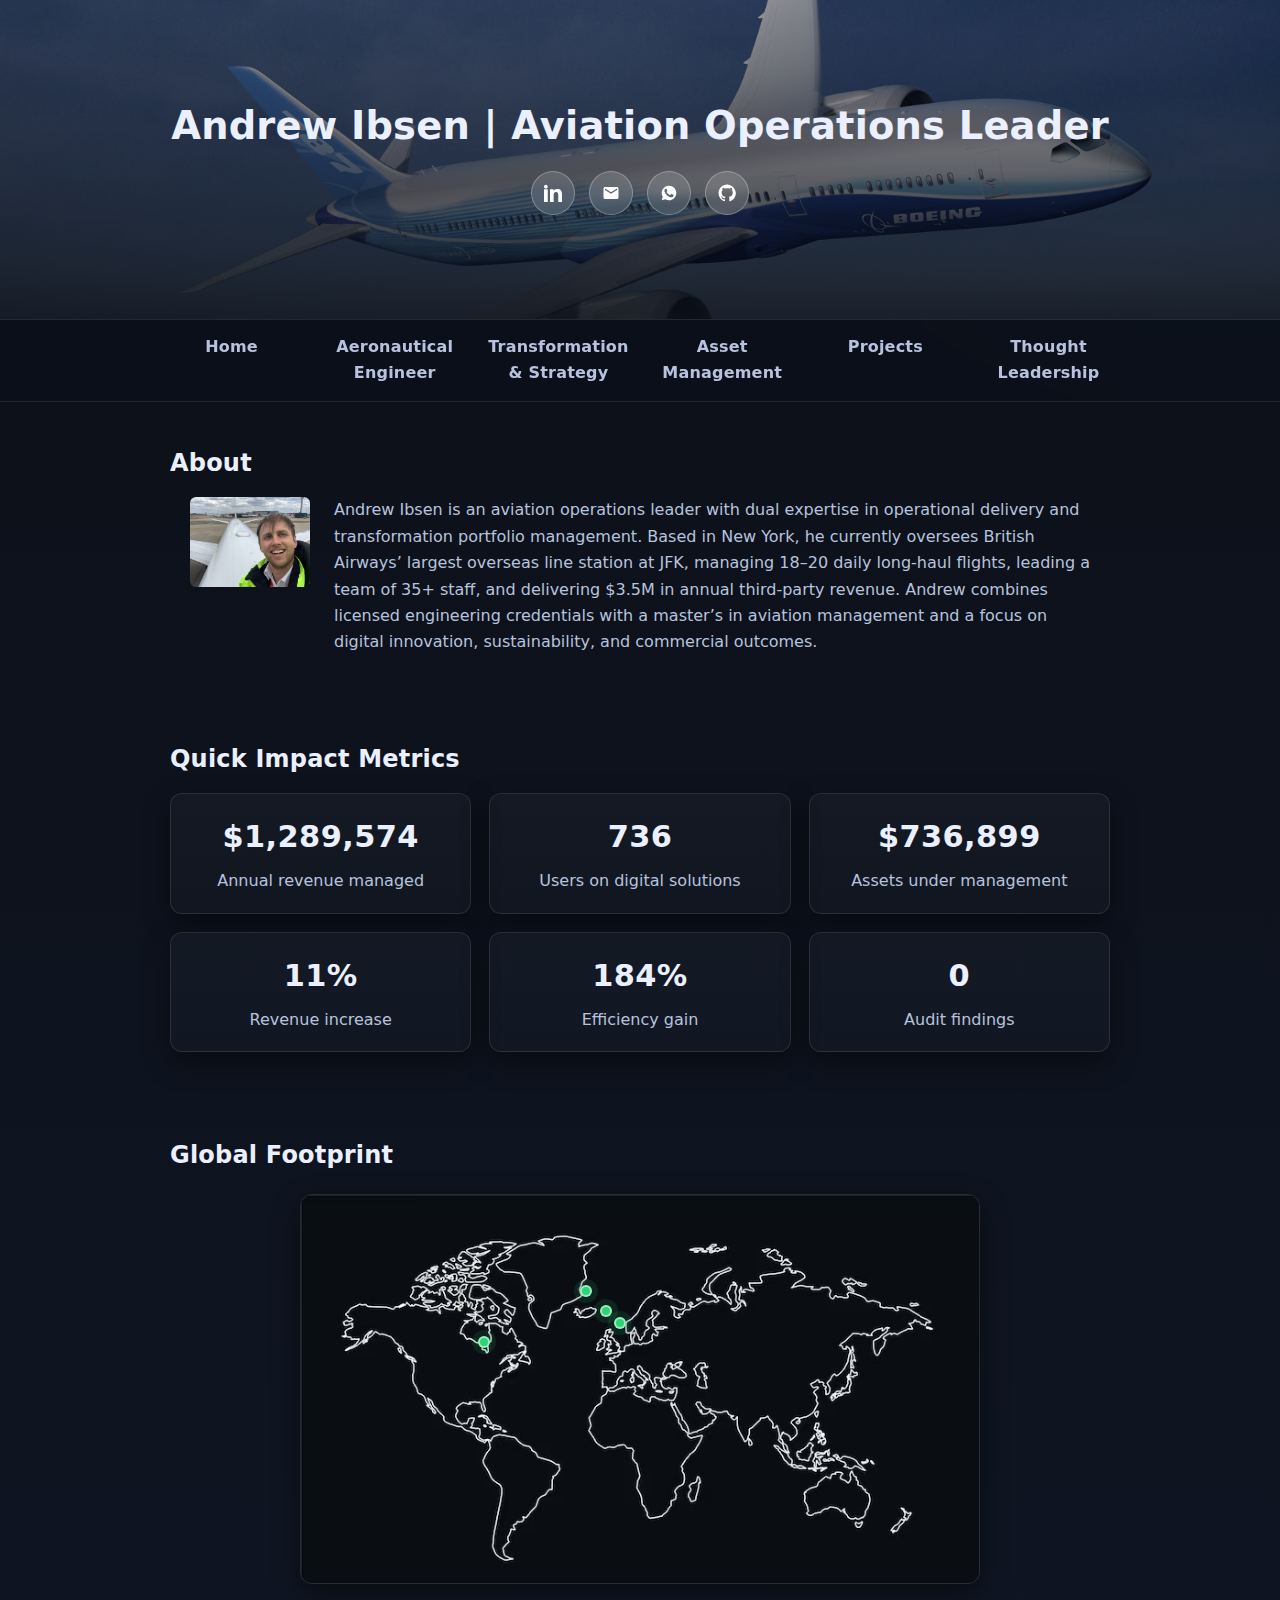
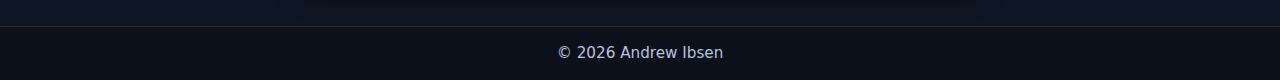
<file: index.html>
<!DOCTYPE html>
<html lang="en">
<head>
  <meta charset="UTF-8">
  <meta name="viewport" content="width=device-width, initial-scale=1.0">
  <title>Andrew Ibsen | Aviation Portfolio</title>
  <link rel="stylesheet" href="style.css">
</head>
<body>
 <header class="hero">
    <img src="assets/images/B787.jpg" alt="B787">
    <div class="hero-overlay">
      <h1>Andrew Ibsen | Aviation Operations Leader</h1>

      <div class="hero-actions" role="navigation" aria-label="Primary actions"> <a class="hero-action linkedin" href="https://www.linkedin.com/in/andrew-ibsen/" target="_blank" rel="noopener noreferrer" aria-label="LinkedIn"></a> <a class="hero-action email" href="mailto:andrewibsen@gmail.com" target="_blank" rel="noopener noreferrer" aria-label="Email"></a> <a class="hero-action whatsapp" href="https://wa.me/3547761277" target="_blank" rel="noopener noreferrer" aria-label="WhatsApp"></a> <a class="hero-action github" href="https://www.github.com/andrew-ibsen" target="_blank" rel="noopener noreferrer" aria-label="GitHub"></a> </div>
      
     </p>
    </div>
  </header>

  <nav>
    <ul>
      <li><a href="index.html">Home</a></li>
      <li><a href="engineer.html">Aeronautical Engineer</a></li>
      <li><a href="transformation.html">Transformation & Strategy</a></li>
      <li><a href="assetmanagement.html">Asset Management</a></li>
      <li><a href="projects.html">Projects</a></li>
      <li><a href="thoughtleadership.html">Thought Leadership</a></li>
    </ul>
  </nav>

  <main>
    <section id="summary"> <h2>About</h2> <div style=" display:flex; align-items:flex-start; gap:24px; max-width:900px; margin:0 auto; "> <img src="assets/images/ME.jpg" alt="Andrew Ibsen" style=" width:120px; height:auto; border-radius:6px; flex-shrink:0; ">
   <p style="margin:0;">
  Andrew Ibsen is an aviation operations leader with dual expertise in operational delivery and transformation portfolio management. Based in New York, he currently oversees British Airways’ largest overseas line station at JFK, managing 18–20 daily long-haul flights, leading a team of 35+ staff, and delivering $3.5M in annual third-party revenue. Andrew combines licensed engineering credentials with a master’s in aviation management and a focus on digital innovation, sustainability, and commercial outcomes.
</p>
   </div> </section>  
    </section>
    <section id="impact-metrics">
      <h2>Quick Impact Metrics</h2>
      <div class="metrics">
        <div class="metric"><span class="counter" data-target="3500000">$0</span><p>Annual revenue managed</p></div>
        <div class="metric"><span class="counter" data-target="2000">0</span><p>Users on digital solutions</p></div>
        <div class="metric"><span class="counter" data-target="2000000">$0</span><p>Assets under management</p></div>
        <div class="metric"><span class="counter" data-target="30">0%</span><p>Revenue increase</p></div>
        <div class="metric"><span class="counter" data-target="500">0%</span><p>Efficiency gain</p></div>
        <div class="metric"><span class="counter" data-target="0">0</span><p>Audit findings</p></div>
      </div>
    </section>
    <section id="map">
  <h2>Global Footprint</h2>
  <div class="map-container" id="mapContainer">
    <img id="worldMap" src="assets/images/worldmap.avif" alt="World Map">
    <div class="map-overlay" id="mapOverlay"></div>
    <div class="map-tooltip" id="mapTooltip"></div>
  </div>
</section>
  </main>
  <footer>
    <p>© 2026 Andrew Ibsen</p>
  </footer>

  <script src="script.js"></script>
</body>
</html>
</file>
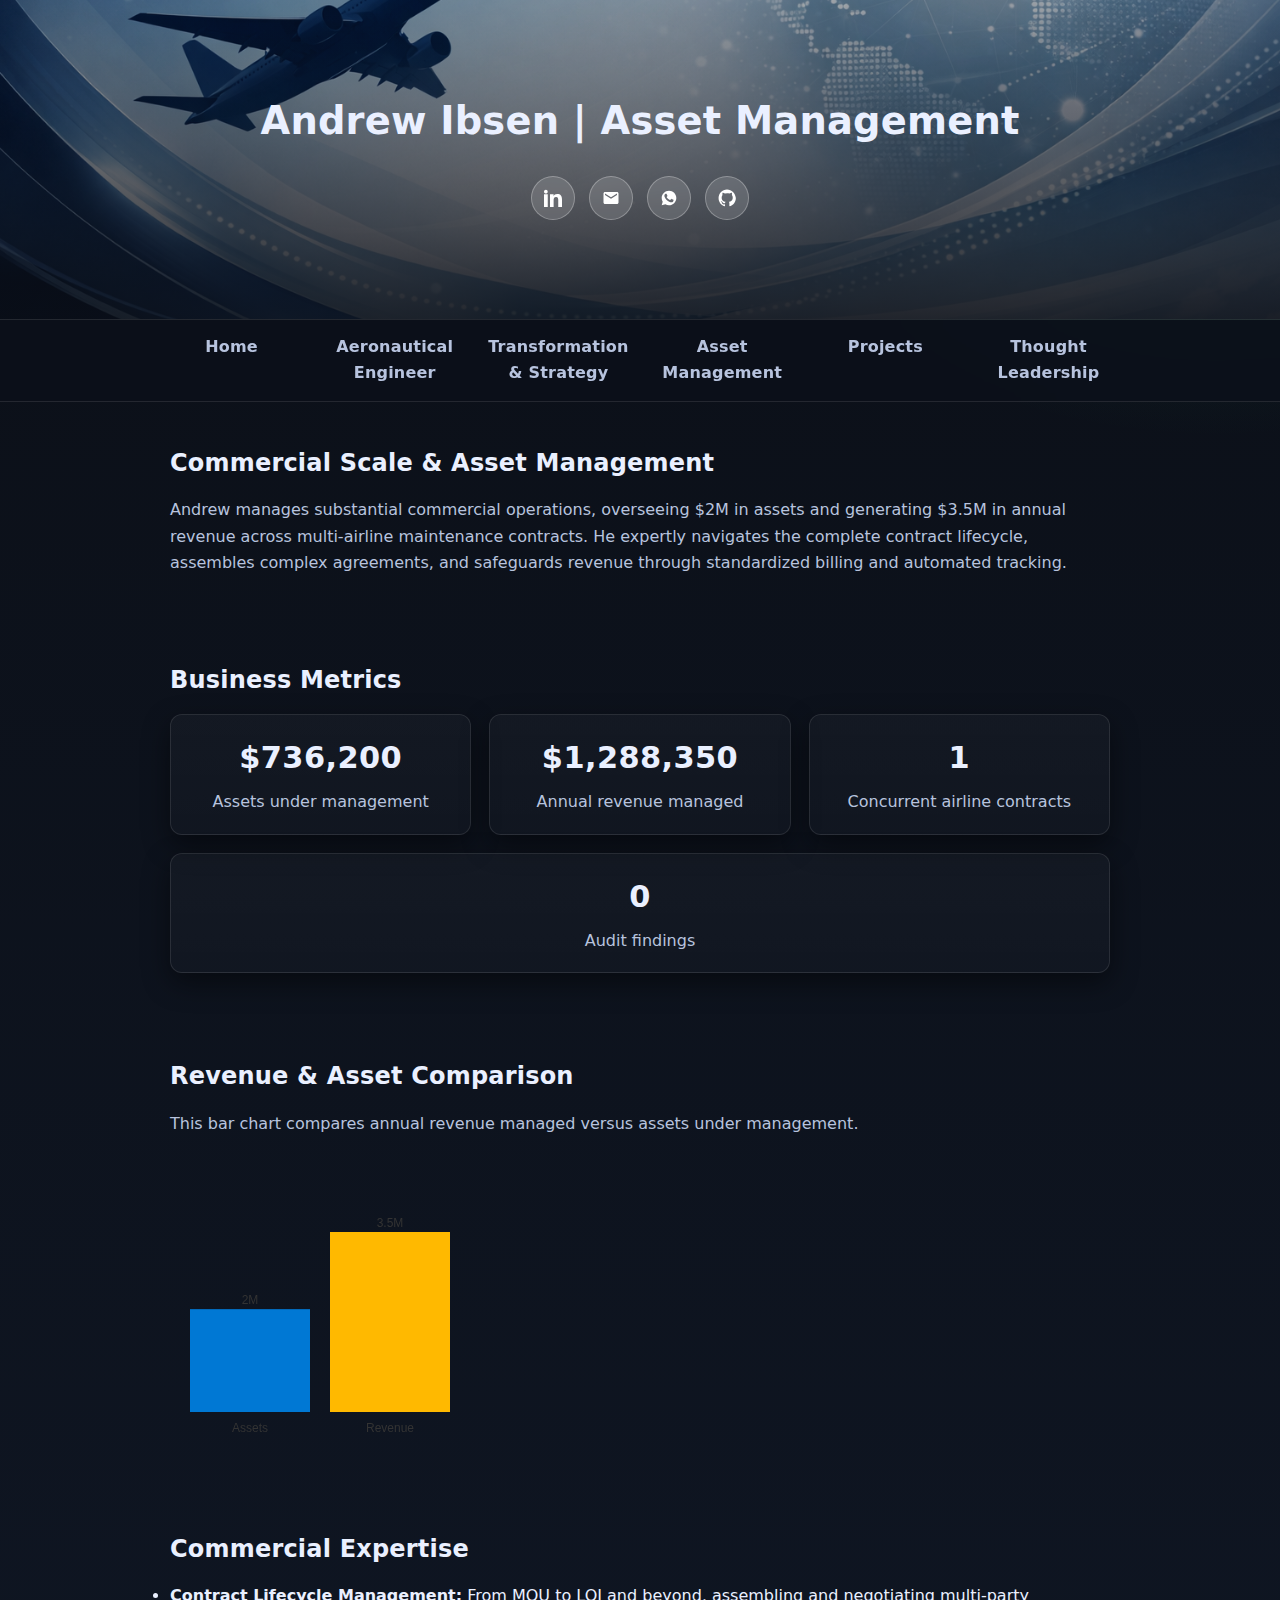
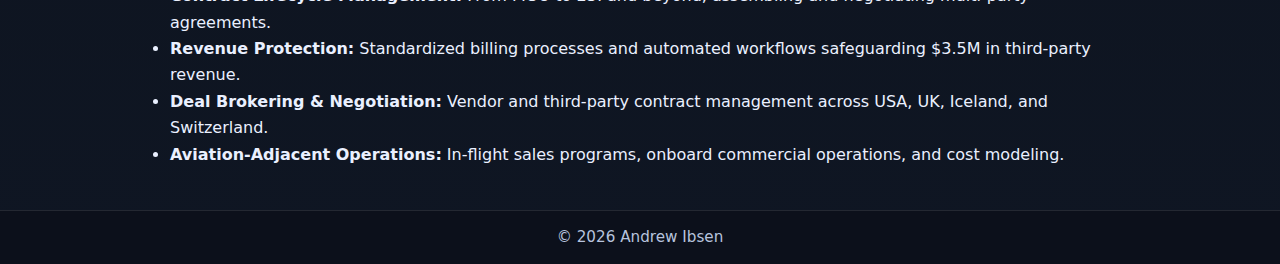
<file: assetmanagement.html>
<!DOCTYPE html>
<html lang="en">
<head>
  <meta charset="UTF-8">
  <meta name="viewport" content="width=device-width, initial-scale=1.0">
  <title>Andrew Ibsen | Asset Management</title>
  <link rel="stylesheet" href="style.css">
</head>
<body>
  <header class="hero">
    <img src="assets/images/hero.png" alt="Hero background">
    <div class="hero-overlay">
      <h1>Andrew Ibsen | Asset Management</h1>
      <p>
      <div class="hero-actions" role="navigation" aria-label="Primary actions"> <a class="hero-action linkedin" href="https://www.linkedin.com/in/andrew-ibsen/" target="_blank" rel="noopener noreferrer" aria-label="LinkedIn"></a> <a class="hero-action email" href="mailto:andrewibsen@gmail.com" target="_blank" rel="noopener noreferrer" aria-label="Email"></a> <a class="hero-action whatsapp" href="https://wa.me/3547761277" target="_blank" rel="noopener noreferrer" aria-label="WhatsApp"></a> <a class="hero-action github" href="https://www.github.com/andrew-ibsen" target="_blank" rel="noopener noreferrer" aria-label="GitHub"></a> 
      </div>
    </p>
    </div>
  </header>
  <nav>
    <ul>
      <li><a href="index.html">Home</a></li>
      <li><a href="engineer.html">Aeronautical Engineer</a></li>
      <li><a href="transformation.html">Transformation & Strategy</a></li>
      <li><a href="assetmanagement.html">Asset Management</a></li>
      <li><a href="projects.html">Projects</a></li>
      <li><a href="thoughtleadership.html">Thought Leadership</a></li>
    </ul>
  </nav>
  <main>
    <section>
      <h2>Commercial Scale & Asset Management</h2>
      <p>Andrew manages substantial commercial operations, overseeing $2M in assets and generating $3.5M in annual revenue across multi‑airline maintenance contracts. He expertly navigates the complete contract lifecycle, assembles complex agreements, and safeguards revenue through standardized billing and automated tracking.</p>
    </section>
    <section id="business-metrics">
      <h2>Business Metrics</h2>
      <div class="metrics">
        <div class="metric"><span class="counter" data-target="2000000">$0</span><p>Assets under management</p></div>
        <div class="metric"><span class="counter" data-target="3500000">$0</span><p>Annual revenue managed</p></div>
        <div class="metric"><span class="counter" data-target="5">0+</span><p>Concurrent airline contracts</p></div>
        <div class="metric"><span class="counter" data-target="0">0</span><p>Audit findings</p></div>
      </div>
    </section>
    <section id="business-chart">
      <h2>Revenue & Asset Comparison</h2>
      <p>This bar chart compares annual revenue managed versus assets under management.</p>
      <canvas id="businessChart"></canvas>
    </section>
    <section>
      <h2>Commercial Expertise</h2>
      <ul>
        <li><strong>Contract Lifecycle Management:</strong> From MOU to LOI and beyond, assembling and negotiating multi‑party agreements.</li>
        <li><strong>Revenue Protection:</strong> Standardized billing processes and automated workflows safeguarding $3.5M in third‑party revenue.</li>
        <li><strong>Deal Brokering & Negotiation:</strong> Vendor and third‑party contract management across USA, UK, Iceland, and Switzerland.</li>
        <li><strong>Aviation‑Adjacent Operations:</strong> In‑flight sales programs, onboard commercial operations, and cost modeling.</li>
      </ul>
    </section>
  </main>
  <footer>
    <p>© 2026 Andrew Ibsen</p>
  </footer>
  <script src="script.js"></script>
  <script>
    // Draw business chart comparing revenue and assets
    document.addEventListener('DOMContentLoaded', () => {
      const canvas = document.getElementById('businessChart');
      if (canvas) {
        canvas.width = canvas.offsetWidth;
        canvas.height = 300;
        const labels = ['Assets','Revenue'];
        const values = [2.0, 3.5];
        const colors = ['#0078D4','#FFB900'];
        drawBarChart('businessChart', labels, values, colors);
      }
    });
  </script>
</body>
</html>
</file>
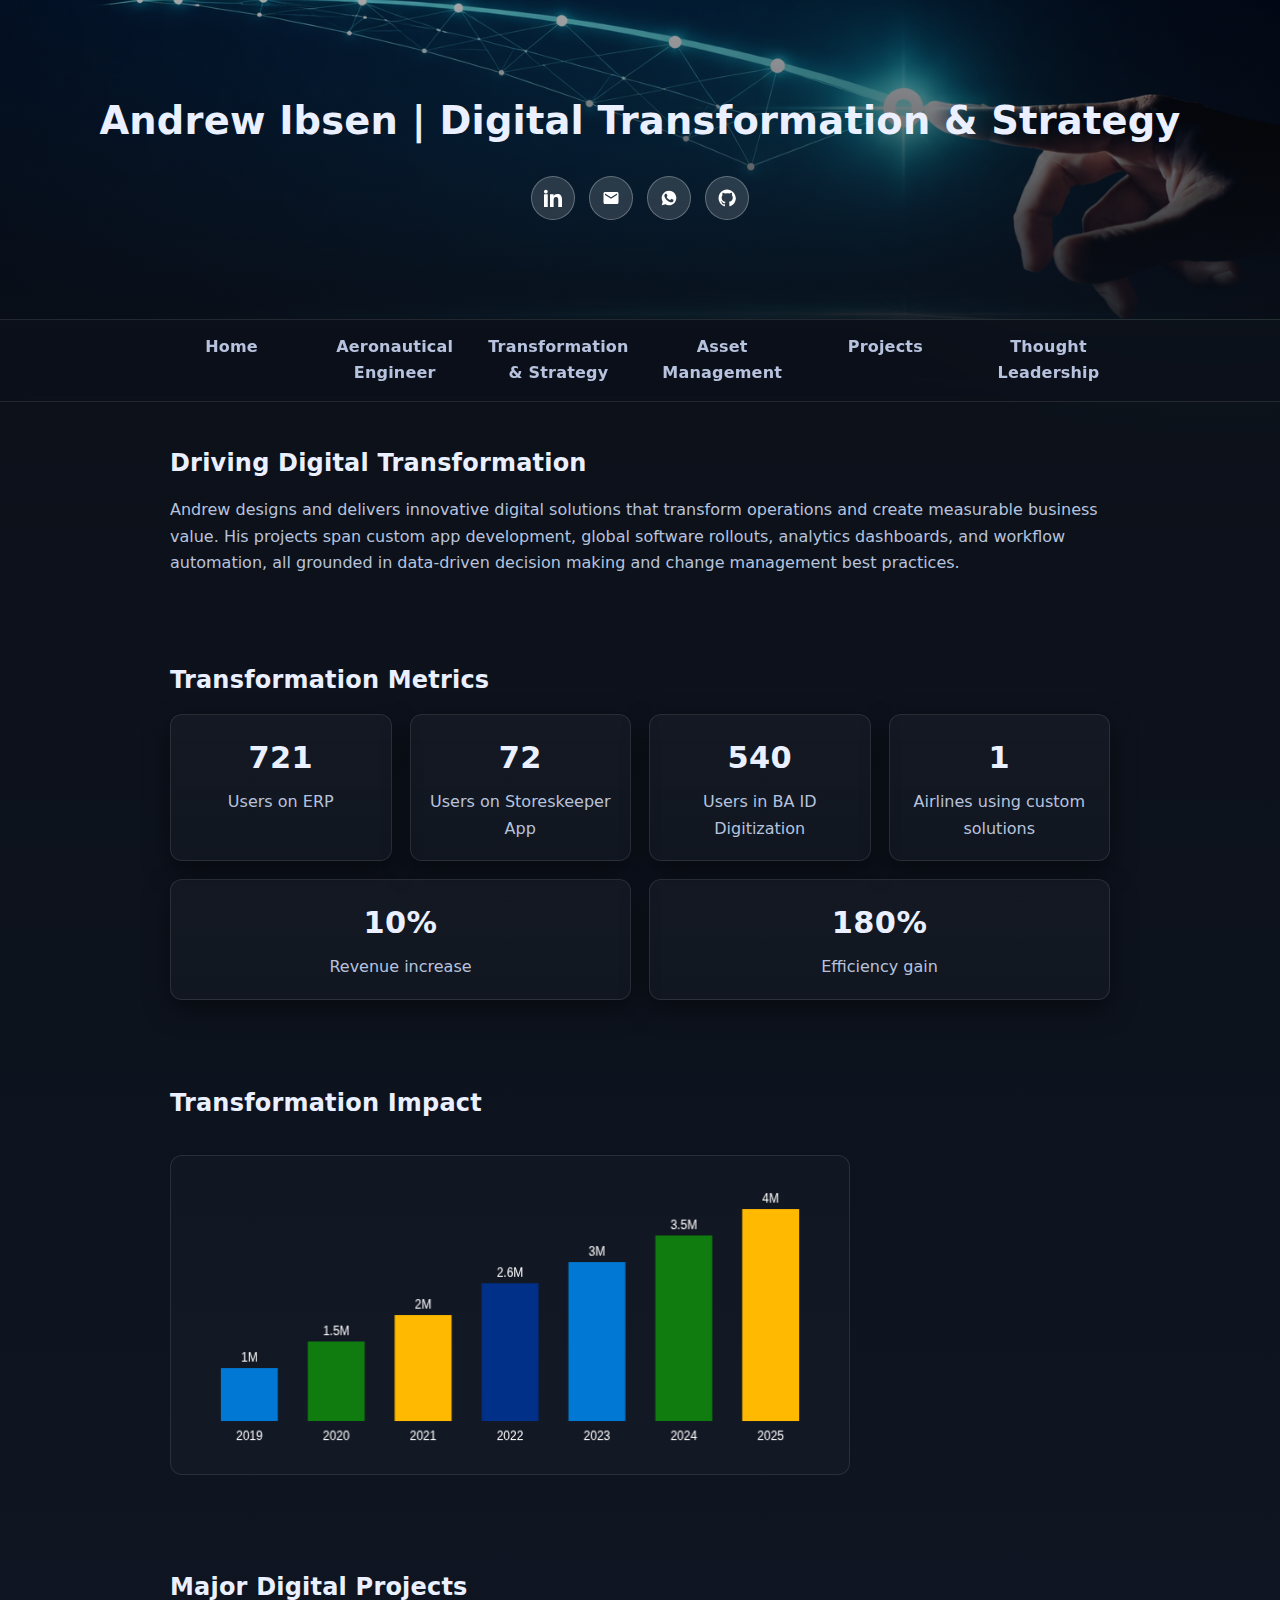
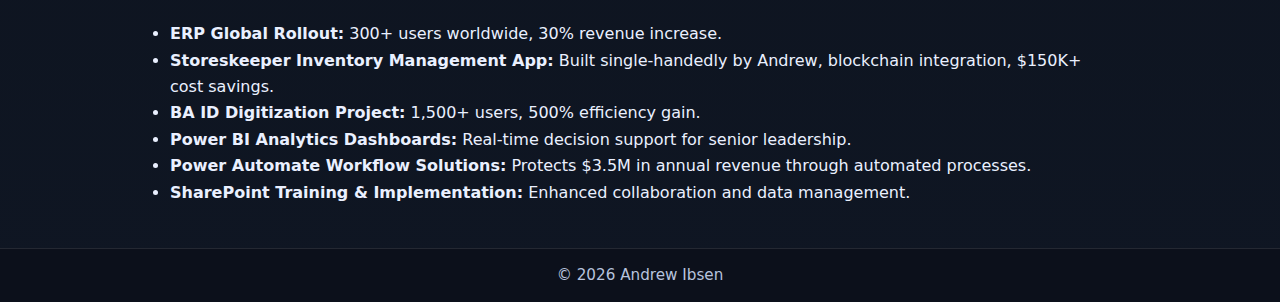
<file: transformation.html>
<!DOCTYPE html>
<html lang="en">
<head>
  <meta charset="UTF-8">
  <meta name="viewport" content="width=device-width, initial-scale=1.0">
  <title>Andrew Ibsen | Digital Transformation & Strategy</title>
  <link rel="stylesheet" href="style.css">
</head>
<body>

  <header class="hero">
    <img src="assets/images/Davinci_AI_Aviation.png" alt="Davinci Aviation">
    <div class="hero-overlay">
      <h1>Andrew Ibsen | Digital Transformation & Strategy</h1>
      <p><div class="hero-actions" role="navigation" aria-label="Primary actions"> <a class="hero-action linkedin" href="https://www.linkedin.com/in/andrew-ibsen/" target="_blank" rel="noopener noreferrer" aria-label="LinkedIn"></a> <a class="hero-action email" href="mailto:andrewibsen@gmail.com" target="_blank" rel="noopener noreferrer" aria-label="Email"></a> <a class="hero-action whatsapp" href="https://wa.me/3547761277" target="_blank" rel="noopener noreferrer" aria-label="WhatsApp"></a> <a class="hero-action github" href="https://www.github.com/andrew-ibsen" target="_blank" rel="noopener noreferrer" aria-label="GitHub"></a> </div></p>
    </div>
  </header>

  <nav>
    <ul>
      <li><a href="index.html">Home</a></li>
      <li><a href="engineer.html">Aeronautical Engineer</a></li>
      <li><a href="transformation.html">Transformation & Strategy</a></li>
      <li><a href="assetmanagement.html">Asset Management</a></li>
      <li><a href="projects.html">Projects</a></li>
      <li><a href="thoughtleadership.html">Thought Leadership</a></li>
    </ul>
  </nav>
  <main>
    <section>
      <h2>Driving Digital Transformation</h2>
      <p>Andrew designs and delivers innovative digital solutions that transform operations and create measurable business value. His projects span custom app development, global software rollouts, analytics dashboards, and workflow automation, all grounded in data-driven decision making and change management best practices.</p>
    </section>

    <section id="tech-metrics">
      <h2>Transformation Metrics</h2>
      <div class="metrics">
        <div class="metric"><span class="counter" data-target="2000">0</span><p>Users on ERP</p></div>
        <div class="metric"><span class="counter" data-target="200">0</span><p>Users on Storeskeeper App</p></div>
        <div class="metric"><span class="counter" data-target="1500">0</span><p>Users in BA ID Digitization</p></div>
        <div class="metric"><span class="counter" data-target="5">0</span><p>Airlines using custom solutions</p></div>
        <div class="metric"><span class="counter" data-target="30">0%</span><p>Revenue increase</p></div>
        <div class="metric"><span class="counter" data-target="500">0%</span><p>Efficiency gain</p></div>
      </div>
    </section>
        <section id="charts">
      <h2>Transformation Impact</h2>
      <canvas id="revenueChart"></canvas>
    </section>
    <section>
      <h2>Major Digital Projects</h2>
      <ul>
        <li><strong>ERP Global Rollout:</strong> 300+ users worldwide, 30% revenue increase.</li>
        <li><strong>Storeskeeper Inventory Management App:</strong> Built single-handedly by Andrew, blockchain integration, $150K+ cost savings.</li>
        <li><strong>BA ID Digitization Project:</strong> 1,500+ users, 500% efficiency gain.</li>
        <li><strong>Power BI Analytics Dashboards:</strong> Real-time decision support for senior leadership.</li>
        <li><strong>Power Automate Workflow Solutions:</strong> Protects $3.5M in annual revenue through automated processes.</li>
        <li><strong>SharePoint Training & Implementation:</strong> Enhanced collaboration and data management.</li>
      </ul>
    </section>
  </main>

  <footer>
    <p>© 2026 Andrew Ibsen</p>
  </footer>

  <script src="script.js"></script>

  <script>
    function drawBarChart(canvasId, labels, values, colors) {
      const canvas = document.getElementById(canvasId);
      const ctx = canvas.getContext('2d');

      const padding = 50;
      const chartWidth = canvas.width - padding * 2;
      const chartHeight = canvas.height - padding * 2;

      const maxValue = Math.max(...values);

      const barGap = 30;
      const barWidth = (chartWidth - barGap * (values.length - 1)) / values.length;

      ctx.clearRect(0, 0, canvas.width, canvas.height);

      values.forEach((value, index) => {
        const barHeight = (value / maxValue) * chartHeight;
        const x = padding + index * (barWidth + barGap);
        const y = canvas.height - padding - barHeight;

        ctx.fillStyle = colors[index];
        ctx.fillRect(x, y, barWidth, barHeight);

        ctx.fillStyle = '#ffffff';
        ctx.font = '12px Arial';
        ctx.textAlign = 'center';

        ctx.fillText(value + 'M', x + barWidth / 2, y - 6);
        ctx.fillText(labels[index], x + barWidth / 2, canvas.height - padding + 18);
      });
    }

    function sizeCanvasToCSS(canvas) {
      const cssWidth = canvas.getBoundingClientRect().width;
      const cssHeight = canvas.getBoundingClientRect().height;
      canvas.width = Math.round(cssWidth);
      canvas.height = Math.round(cssHeight);
    }

    document.addEventListener('DOMContentLoaded', () => {
      const canvas = document.getElementById('techChart');
      if (!canvas) return;

      const labels = ['ERP','Storeskeeper','BA ID','Dashboards','Workflows'];
      const values = [500, 300, 200, 100, 50];
      const colors = ['#0078D4','#107C10','#FFB900','#003087','#0078D4'];

      sizeCanvasToCSS(canvas);
      drawBarChart('techChart', labels, values, colors);

      window.addEventListener('resize', () => {
        sizeCanvasToCSS(canvas);
        drawBarChart('techChart', labels, values, colors);
      });
    });
  </script>

</body>
</html>
</file>
<file: style.css>
/* Dark executive theme for your site. Drop-in replacement for your current CSS. */

:root {
  color-scheme: dark;

  /* Brand */
  --primary: #2f6df6;
  --primary-2: #1e4fd6;

  /* Surfaces */
  --bg: #0b0f17;
  --bg-2: #0f1623;
  --surface: #121a28;
  --surface-2: #162033;

  /* Text */
  --text: #eaf0ff;
  --muted: #b7c3de;
  --muted-2: #8fa1c7;

  /* Lines and effects */
  --border: rgba(255, 255, 255, 0.10);
  --shadow: 0 10px 28px rgba(0, 0, 0, 0.45);

  /* Accents */
  --accent: #2f6df6;
  --success: #2bd576;
  --warn: #f7c948;
  --danger: #ff5a6b;

  /* Layout */
  --radius: 12px;
  --radius-sm: 10px;
  --max: 980px;
}

/* Reset and base */
* {
  box-sizing: border-box;
  margin: 0;
  padding: 0;
}

html {
  font-size: 16px;
  scroll-behavior: smooth;
}

body {
  margin: 0;
  font-family: "Segoe UI", system-ui, -apple-system, Arial, sans-serif;
  line-height: 1.65;
  color: var(--text);
  background: radial-gradient(900px 500px at 25% 0%, rgba(47, 109, 246, 0.18), rgba(47, 109, 246, 0) 55%),
              radial-gradient(700px 420px at 95% 10%, rgba(43, 213, 118, 0.10), rgba(43, 213, 118, 0) 60%),
              linear-gradient(180deg, var(--bg), var(--bg-2));
}

img {
  max-width: 100%;
  height: auto;
  display: block;
}

a {
  color: var(--text);
  text-decoration: none;
}

a:hover {
  color: var(--text);
  text-decoration: underline;
}

/* Focus for keyboard navigation */
:focus-visible {
  outline: 2px solid rgba(47, 109, 246, 0.9);
  outline-offset: 3px;
  border-radius: 8px;
}

/* Nav */
nav {
  position: sticky;
  top: 0;
  z-index: 10;
  background: rgba(12, 16, 25, 0.78);
  backdrop-filter: blur(10px);
  border-bottom: 1px solid var(--border);
}

nav ul {
  display: flex;
  list-style: none;
  margin: 0;
  padding: 0;
  max-width: var(--max);
  margin-left: auto;
  margin-right: auto;
}

nav li {
  flex: 1;
  text-align: center;
}

nav a {
  display: block;
  padding: 14px 12px;
  color: var(--muted);
  font-weight: 700;
  letter-spacing: 0.2px;
  transition: background 0.2s, color 0.2s;
}

nav a:hover {
  background: rgba(47, 109, 246, 0.18);
  color: var(--text);
  text-decoration: none;
}

/* Hero */
.hero {
  position: relative;
  height: 320px;
  overflow: hidden;
  border-bottom: 1px solid var(--border);
}

.hero img {
  width: 100%;
  height: 100%;
  object-fit: cover;
  filter: saturate(0.9) contrast(1.05) brightness(0.85);
  transform: scale(1.02);
}

.hero-overlay {
  position: absolute;
  inset: 0;
  background: linear-gradient(180deg, rgba(10, 14, 22, 0.25), rgba(10, 14, 22, 0.88));
  display: flex;
  flex-direction: column;
  justify-content: center;
  align-items: center;
  text-align: center;
  padding: 0 16px;
}

.hero-overlay h1 {
  font-size: clamp(1.9rem, 3vw, 2.6rem);
  margin: 0;
  color: var(--text);
  letter-spacing: 0.2px;
}

.hero-overlay p {
  font-size: 1.05rem;
  margin-top: 10px;
  color: var(--muted);
}

.hero-actions {
margin-top: 14px;
display: flex;
justify-content: center;
align-items: center;
gap: 14px;
}

.hero-action {
width: 44px;
height: 44px;
display: inline-flex;
align-items: center;
justify-content: center;
border-radius: 999px;
background: rgba(255, 255, 255, 0.14);
border: 1px solid rgba(255, 255, 255, 0.28);
backdrop-filter: blur(6px);
text-decoration: none;
transition: background 0.15s ease, transform 0.15s ease, border-color 0.15s ease;
}

.hero-action:hover,
.hero-action:focus-visible {
background: rgba(255, 255, 255, 0.26);
border-color: rgba(255, 255, 255, 0.40);
transform: translateY(-1px);
outline: none;
}

.hero-action:active {
transform: translateY(0);
}

.hero-action::before {
content: "";
width: 18px;
height: 18px;
background-repeat: no-repeat;
background-position: center;
background-size: contain;
}

.hero-icelandair img {
  object-position: center 35%;
}

/* LinkedIn */
.hero-action.linkedin::before {
background-image: url("data:image/svg+xml;utf8,<svg fill='white' xmlns='http://www.w3.org/2000/svg' viewBox='0 0 24 24'><path d='M4.98 3.5C4.98 4.88 3.88 6 2.5 6S0 4.88 0 3.5 1.12 1 2.5 1 4.98 2.12 4.98 3.5zM0 24h5V7H0v17zM8 7h4.8v2.3h.07c.67-1.27 2.3-2.6 4.73-2.6C22.2 6.7 24 9.2 24 14.2V24h-5v-8.6c0-2.05-.04-4.7-2.87-4.7-2.87 0-3.31 2.24-3.31 4.56V24H8V7z'/></svg>");
}

/* Email */
.hero-action.email::before {
background-image: url("data:image/svg+xml;utf8,<svg fill='white' xmlns='http://www.w3.org/2000/svg' viewBox='0 0 24 24'><path d='M20 4H4c-1.1 0-2 .9-2 2v12c0 1.1.9 2 2 2h16c1.1 0 2-.9 2-2V6c0-1.1-.9-2-2-2zm0 4-8 5-8-5V6l8 5 8-5v2z'/></svg>");
}

/* WhatsApp */
.hero-action.whatsapp::before {
background-image: url("data:image/svg+xml;utf8,<svg fill='white' xmlns='http://www.w3.org/2000/svg' viewBox='0 0 32 32'><path d='M16.02 3C8.84 3 3 8.84 3 16c0 2.32.62 4.59 1.8 6.58L3 29l6.58-1.73c1.93 1.06 4.1 1.62 6.44 1.62H16c7.16 0 13-5.84 13-13S23.18 3 16.02 3zm7.57 18.66c-.32.9-1.57 1.67-2.56 1.87-.67.14-1.52.25-2.48-.06-.58-.18-1.33-.43-2.3-.87-4.03-1.74-6.64-6.03-6.84-6.31-.19-.28-1.63-2.17-1.63-4.13s1.03-2.93 1.4-3.33c.36-.4.8-.5 1.06-.5h.77c.24 0 .56-.08.87.66.32.74 1.08 2.57 1.17 2.76.1.2.16.43.03.7-.13.28-.2.44-.4.67-.2.24-.41.54-.59.72-.2.2-.4.42-.17.83.24.4 1.05 1.73 2.25 2.8 1.54 1.37 2.84 1.8 3.25 2 .41.2.65.17.9-.1.24-.28 1.03-1.2 1.3-1.6.27-.4.54-.34.9-.2.36.14 2.3 1.08 2.7 1.28.4.2.67.3.77.47.1.17.1 1-.23 1.9z'/></svg>");
}

/* GitHub */
.hero-action.github::before {
background-image: url("data:image/svg+xml;utf8,<svg fill='white' xmlns='http://www.w3.org/2000/svg' viewBox='0 0 24 24'><path d='M12 .5C5.73.5.75 5.65.75 12.02c0 5.12 3.29 9.46 7.86 10.99.58.11.79-.26.79-.57 0-.28-.01-1.02-.02-2-3.2.71-3.87-1.57-3.87-1.57-.52-1.36-1.27-1.72-1.27-1.72-1.04-.73.08-.72.08-.72 1.15.08 1.76 1.22 1.76 1.22 1.02 1.79 2.68 1.27 3.33.97.1-.76.4-1.27.72-1.56-2.55-.3-5.23-1.31-5.23-5.82 0-1.29.45-2.35 1.19-3.18-.12-.3-.52-1.52.11-3.18 0 0 .97-.32 3.18 1.21a10.7 10.7 0 0 1 2.9-.4c.98 0 1.97.14 2.9.4 2.2-1.53 3.17-1.21 3.17-1.21.63 1.66.23 2.88.11 3.18.74.83 1.19 1.89 1.19 3.18 0 4.52-2.69 5.52-5.25 5.82.41.36.77 1.08.77 2.18 0 1.57-.02 2.83-.02 3.22 0 .31.21.69.8.57 4.56-1.53 7.85-5.87 7.85-10.99C23.25 5.65 18.27.5 12 .5z'/></svg>");
}

@media (max-width: 520px) {
.hero-actions {
gap: 16px;
}

.hero-action {
width: 48px;
height: 48px;
}

.hero-action::before {
width: 20px;
height: 20px;
}
}

/* Main sections */
main section {
  padding: 42px 20px;
  max-width: var(--max);
  margin: 0 auto;
}

main h2 {
  margin-top: 0;
  margin-bottom: 14px;
  color: var(--text);
  letter-spacing: 0.2px;
}

main p {
  color: var(--muted);
}

/* Cards and metric tiles */
.metrics,
.cards {
  display: flex;
  flex-wrap: wrap;
  gap: 18px;
}

.metric,
.card,
.project {
  flex: 1 1 220px;
  background: linear-gradient(180deg, rgba(255, 255, 255, 0.03), rgba(255, 255, 255, 0.02));
  border: 1px solid var(--border);
  border-radius: var(--radius);
  padding: 18px 18px;
  box-shadow: var(--shadow);
}

.metric {
  text-align: center;
}

.metric span {
  display: block;
  font-size: 1.9rem;
  font-weight: 800;
  color: var(--text);
  letter-spacing: 0.4px;
  margin-bottom: 6px;
}

.metric p,
.metric small {
  color: var(--muted);
}

.card h3 {
  margin-top: 0;
  margin-bottom: 10px;
  color: var(--text);
}

.card p {
  color: var(--muted);
}

/* Buttons */
.card button,
.project-toggle {
  width: fit-content;
  margin-top: 12px;
  background: linear-gradient(180deg, rgba(47, 109, 246, 0.95), rgba(30, 79, 214, 0.95));
  color: #ffffff;
  border: 1px solid rgba(255, 255, 255, 0.12);
  padding: 10px 12px;
  border-radius: 10px;
  cursor: pointer;
  font-weight: 800;
  letter-spacing: 0.2px;
  transition: transform 0.12s, filter 0.12s, background 0.12s;
}

.card button:hover,
.project-toggle:hover {
  filter: brightness(1.06);
  transform: translateY(-1px);
}

.card button:active,
.project-toggle:active {
  transform: translateY(0);
}

/* Project accordion */
.project {
  margin-bottom: 18px;
  padding: 0;
  overflow: hidden;
}

.project-toggle {
  width: 100%;
  margin-top: 0;
  border-radius: 0;
  padding: 14px 16px;
  text-align: left;
  background: rgba(255, 255, 255, 0.03);
  color: var(--text);
  border: none;
  border-bottom: 1px solid var(--border);
}

.project-details {
  display: none;
  padding: 14px 16px 18px 16px;
  color: var(--muted);
}

/* Map and aircraft image containers */
.map-container,
.aircraft-container {
  position: relative;
  width: 100%;
  max-width: 680px;
  margin: 18px auto 0 auto;
}

.map-container img,
.aircraft-container img {
  width: 100%;
  border-radius: var(--radius);
  border: 1px solid var(--border);
  box-shadow: var(--shadow);
}

/* Markers and tooltip */
.marker {
  position: absolute;
  width: 12px;
  height: 12px;
  background: var(--success);
  border: 2px solid rgba(255, 255, 255, 0.55);
  border-radius: 50%;
  transform: translate(-50%, -50%);
  cursor: pointer;
  box-shadow: 0 0 0 6px rgba(43, 213, 118, 0.12);
}

.tooltip {
  position: absolute;
  background: rgba(12, 16, 25, 0.92);
  color: var(--text);
  padding: 10px 12px;
  border-radius: 12px;
  display: none;
  z-index: 10;
  max-width: 260px;
  pointer-events: none;
  border: 1px solid var(--border);
  box-shadow: var(--shadow);
}

.tooltip p {
  color: var(--muted);
}

/* Chart container */
#revenueChart {
  width: 100%;
  max-width: 680px;
  height: 320px;
  margin: 18px auto 0 auto;
  border-radius: var(--radius);
  border: 1px solid var(--border);
  background: rgba(255, 255, 255, 0.02);
}

/* Modal */
.modal {
  display: none;
  position: fixed;
  inset: 0;
  background: rgba(0, 0, 0, 0.72);
  align-items: center;
  justify-content: center;
  z-index: 100;
  padding: 22px;
}

.modal-content {
  background: rgba(18, 26, 40, 0.98);
  color: var(--text);
  padding: 18px 18px;
  border-radius: var(--radius);
  max-width: 720px;
  width: 100%;
  position: relative;
  border: 1px solid var(--border);
  box-shadow: var(--shadow);
}

.modal-content p {
  color: var(--muted);
}

.modal .close {
  position: absolute;
  top: 12px;
  right: 14px;
  font-size: 1.6rem;
  cursor: pointer;
  color: var(--muted);
}

.modal .close:hover {
  color: var(--text);
}

/* Footer */
footer {
  background: rgba(12, 16, 25, 0.78);
  color: var(--muted);
  text-align: center;
  padding: 14px 10px;
  font-size: 0.95rem;
  border-top: 1px solid var(--border);
}

/* Responsive */
@media (max-width: 768px) {
  .metrics,
  .cards {
    flex-direction: column;
  }

  nav ul {
    flex-direction: column;
  }

  nav li {
    border-bottom: 1px solid rgba(255, 255, 255, 0.08);
  }

  .hero {
    height: 260px;
  }
}
</file>
